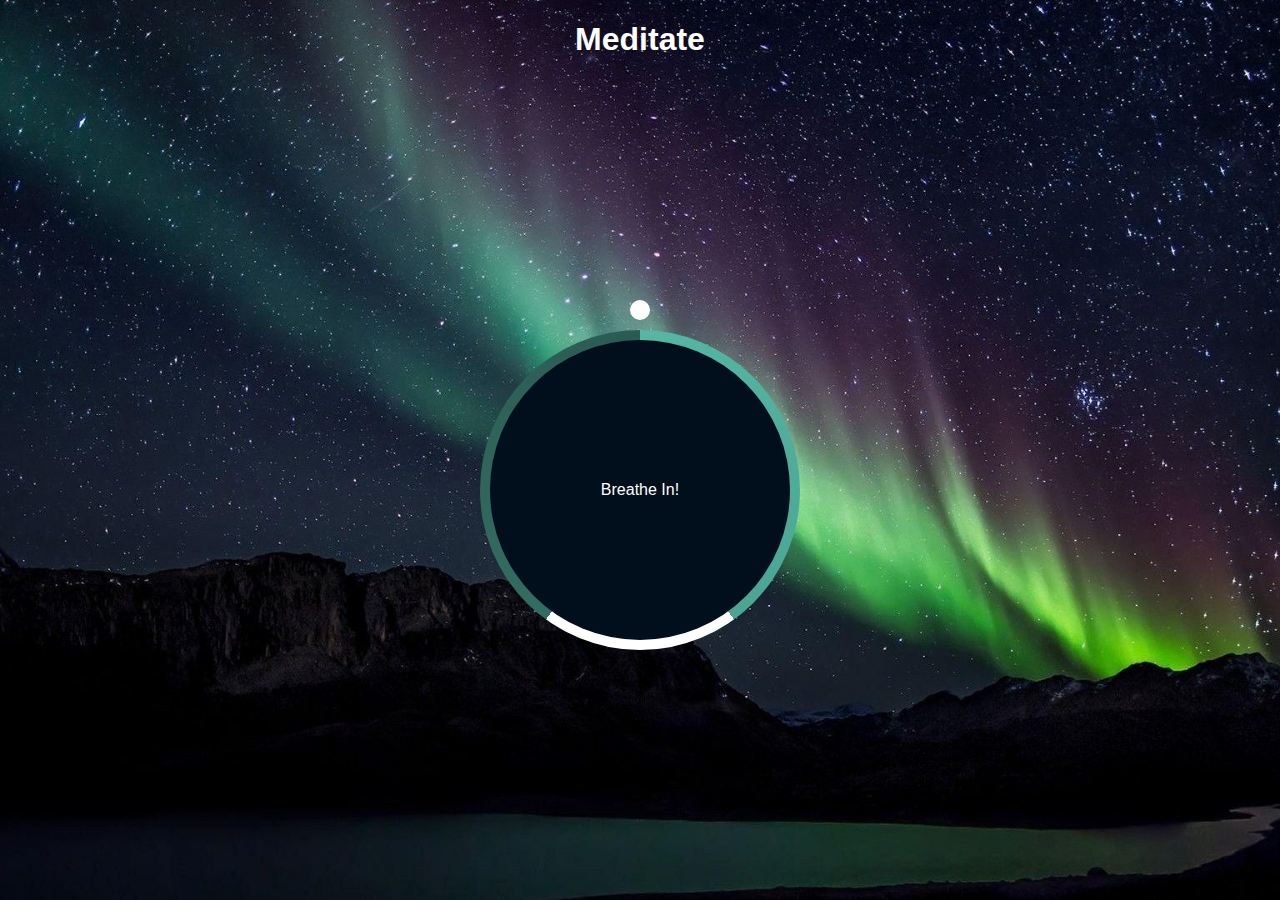
<file: index.html>
<!DOCTYPE html>
<html>
<head>
	<title>Meditate Application</title>
	<link rel="stylesheet" type="text/css" href="style.css">
</head>
<body>
	<h1>Meditate</h1>
	<audio src="sound.mp3" autoplay loop ></audio>
	<!-- Big container-->
	<div class="container">

		<!-- Main Circle -->
		<div class="circle"></div>

		<!-- Text Inside the circle -->
		<p id="text"></p>

		<!-- Moving Pointer -->
		<div class="pointer-container">
			<div class="pointer"></div>
		</div>

		<!-- Backgroud circle -->
		<div class="gradient-circle"></div>

		<script type="text/javascript" src="script.js"></script>
	</div>
</body>
</html>
</file>
<file: style.css>
*{
	box-sizing: border-box;
}

body{
	background: #224941 url(bg.jpg) no-repeat center center/cover;
	color: white;
	font-family: sans-serif;
	min-height: 100vh;
	display: flex;	
	flex-direction: column;
	align-items: center;
	margin: 0;
}

.container {
	display: flex;
	align-items: center;
	justify-content: center;
	height: 300px;
	width: 300px;
	margin: auto;
	position: relative;
	transform: scale(1);
}

.circle{
	background-color: #010f1c;
	height: 100%;
	width: 100%;
	position: absolute;
	top: 0;
	left: 0;
	z-index: -1;
	border-radius: 50%;
}

.gradient-circle{
	background: conic-gradient(
	#55b7a4 0%,
    #4ca493 40%,
    #fff 40%,
    #fff 60%,
    #336d62 60%,
    #2a5b52 100%
    );
    height: 320px;
    width: 320px;
    top: -10px;
    left: -10px;
    z-index: -2;
    border-radius: 50%;
    position: absolute;
}

.pointer-container{
	position: absolute;
	top: -40px;
	left: 140px;
	width: 20px;
	height: 190px;
	animation: rotate 7.5s linear forwards infinite;
	transform-origin: bottom center;
}

.pointer{
	background-color: white;
	border-radius: 50%;
	height:20px;
	width: 20px;
	display: block;
}

@keyframes rotate {
	
	from{
		transform: rotate(0deg);
	}

	to{
		transform: rotate(360deg);
	}
}

.container.grow {
  animation: grow 3s linear forwards;
}

@keyframes grow {
	from {
	    transform: scale(1);
	}

	to {
	    transform: scale(1.2);
	}
}

.container.shrink {
	animation: shrink 3s linear forwards;
}

@keyframes shrink {
	from {
	    transform: scale(1.2);
	}

	to {
	    transform: scale(1);
	}
}
</file>
